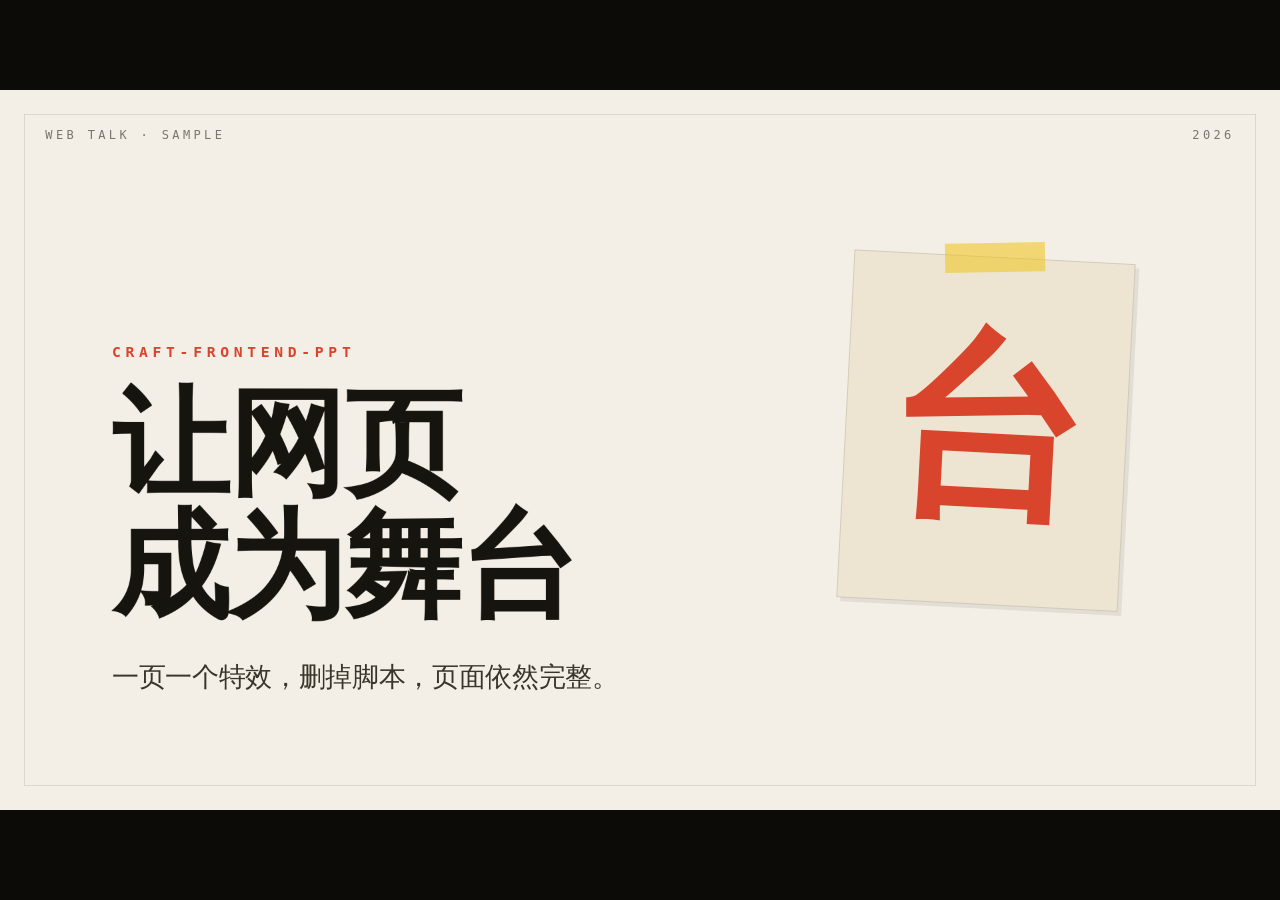
<file: examples/demo/index.html>
<!doctype html>
<html lang="zh-CN">
<head>
<meta charset="utf-8">
<meta name="viewport" content="width=device-width,initial-scale=1">
<title>让网页成为舞台 · 样例</title>

<!-- 章节条配置要在 route.js 之前；route.js 要在 talk-stage.js 之前（它在解析期按路线删页） -->
<link rel="stylesheet" href="../../runtime/route.css">
<script type="application/json" id="talk-route">
{
  "chapters": [
    {"name": "开场", "start": "封面"},
    {"name": "底座与特效", "start": "PART 01"},
    {"name": "排练", "start": "排练"}
  ],
  "routes": { "short": ["封面", "PART 01", "概率", "结尾"] },
  "hideOn": ["封面"]
}
</script>
<script src="../../runtime/route.js"></script>
<script src="../../runtime/talk-stage.js"></script>

<style>
  :root{
    --bg:#F4EFE6; --paper-2:#EDE5D2; --ink:#16140F; --ink-soft:#3A352A;
    --accent:#D8442C; --accent-2:#1A4D8F; --highlight:#F0C419;
    --serif:"Songti SC","Noto Serif SC","Source Han Serif SC","STSong",serif;
    --sans:"PingFang SC","Noto Sans SC","Hiragino Sans GB","Microsoft YaHei",system-ui,sans-serif;
    --mono:ui-monospace,"SF Mono",Menlo,Consolas,monospace;
    /* 章节条和总览跟着本稿配色 */
    --tr-on-bg:var(--accent); --tr-num:var(--accent); --tr-dark-num:var(--highlight);
    --dt-font:var(--mono);
  }
  html,body{margin:0;background:#0c0b08}
  talk-stage{background:#0c0b08}

  talk-stage > section{
    width:1920px;height:1080px;box-sizing:border-box;position:relative;overflow:hidden;
    padding:132px 168px 120px;background:var(--bg);color:var(--ink);font-family:var(--sans);
  }
  talk-stage > section.red{background:var(--accent);color:#fff}
  talk-stage > section.dark{background:var(--ink);color:var(--bg)}
  /* 一圈细框 + 角标：纸面上的装订线 */
  talk-stage > section::before{content:"";position:absolute;inset:36px;border:1.5px solid currentColor;opacity:.16;pointer-events:none}
  .corner{position:absolute;top:58px;font:500 18px/1 var(--mono);letter-spacing:.28em;opacity:.55}
  .corner.l{left:68px}.corner.r{right:68px}

  .kicker{margin:0 0 36px;font:600 22px/1 var(--mono);letter-spacing:.32em;text-transform:uppercase;color:var(--accent)}
  section.red .kicker,section.dark .kicker{color:var(--highlight)}
  h1{margin:0;font:900 176px/1.04 var(--serif);letter-spacing:-.01em}
  h2{margin:0;font:900 104px/1.12 var(--serif)}
  .lede{margin:44px 0 0;font:400 40px/1.5 var(--sans);color:var(--ink-soft)}
  section.dark .lede{color:rgba(244,239,230,.72)}
  .key-p{color:var(--highlight);font-family:var(--mono)}

  /* 入场：属性一出现就播；离开再回来会重播 */
  @keyframes rise{from{opacity:0;transform:translateY(36px)}to{opacity:1;transform:none}}
  section[data-deck-active] .anim-rise{animation:rise .7s cubic-bezier(.2,.7,.2,1) both}
  section[data-deck-active] .anim-rise.d2{animation-delay:.18s}
  section[data-deck-active] .anim-rise.d3{animation-delay:.36s}
  html[data-fx-motion="reduced"] .anim-rise{animation:none!important}
  @media print{.anim-rise{animation:none!important}}

  /* 01 封面 */
  .cover{position:absolute;left:168px;bottom:170px}
  .tape{position:absolute;right:230px;top:250px;width:420px;height:520px;background:var(--paper-2);
    border:1.5px solid rgba(22,20,15,.18);transform:rotate(3deg);box-shadow:6px 6px 0 rgba(22,20,15,.08)}
  .tape::before{content:"";position:absolute;left:50%;top:-22px;width:150px;height:44px;margin-left:-75px;
    background:rgba(240,196,25,.55);transform:rotate(-4deg)}
  .tape span{position:absolute;inset:0;display:flex;align-items:center;justify-content:center;
    font:900 300px/1 var(--serif);color:var(--accent)}

  /* 02 原则 */
  .rules{list-style:none;margin:80px 0 0;padding:0;display:grid;gap:34px}
  .rules li{display:grid;grid-template-columns:120px 1fr;align-items:baseline;font:500 46px/1.4 var(--sans)}
  .rules b{font:700 44px/1 var(--mono);color:var(--accent)}
  .rules small{display:block;font-size:30px;color:var(--ink-soft);font-weight:400}

  /* 03 章节页：印章落在正中，标题放左下 */
  .chapter{position:absolute;left:168px;bottom:150px}
  .chapter h2{font-size:120px}

  /* 04 概率 */
  .demo-hint{margin-top:56px;font:500 24px/1 var(--mono);letter-spacing:.2em;color:var(--ink-soft)}

  /* 05 数字 */
  .s5-stats{display:grid;grid-template-columns:repeat(4,1fr);gap:36px;margin-top:110px}
  .s5-stat{border-top:3px solid var(--ink);padding-top:28px}
  .s5-num{font:900 150px/1 var(--serif);color:var(--accent)}
  .s5-unit{font:900 70px/1 var(--serif);color:var(--accent);margin-left:6px}
  .s5-label{margin-top:22px;font:500 34px/1.3 var(--sans)}

  /* 07 排练 */
  .keys{display:grid;grid-template-columns:repeat(3,1fr);gap:30px 60px;margin-top:90px}
  .keys div{display:flex;align-items:center;gap:26px;font:500 38px/1.3 var(--sans)}
  kbd{min-width:84px;padding:14px 18px;text-align:center;font:700 32px/1 var(--mono);color:var(--ink);
    background:var(--bg);border:2px solid var(--bg);box-shadow:0 6px 0 rgba(244,239,230,.35)}

  /* 08 结尾 */
  .end{position:absolute;left:168px;top:50%;transform:translateY(-50%)}
  .end .g8-mask{margin:48px 0 0;font:700 64px/1.35 var(--serif);color:var(--ink-soft)}
</style>
</head>
<body>
<talk-stage width="1920" height="1080" duration="10">

  <section data-label="封面">
    <div class="corner l">WEB TALK · SAMPLE</div><div class="corner r">2026</div>
    <div class="tape" aria-hidden="true"><span>台</span></div>
    <div class="cover">
      <p class="kicker anim-rise">craft-frontend-ppt</p>
      <h1 class="anim-rise">让网页<br>成为舞台</h1>
      <p class="lede anim-rise d2">一页一个特效，删掉脚本，页面依然完整。</p>
    </div>
  </section>

  <section data-label="原则">
    <div class="corner l">01</div>
    <p class="kicker">先讲清楚</p>
    <h2 class="anim-rise">每页只讲一件事</h2>
    <ol class="rules">
      <li data-beat="1"><b>01</b><span>讲稿先行<small>先写要说的话，再决定这一页给观众看什么</small></span></li>
      <li data-beat="2"><b>02</b><span>一个主角<small>每页只许一个特效，其余都安静地配合</small></span></li>
      <li data-beat="3"><b>03</b><span>可以拆掉<small>删掉特效脚本，这一页仍然能讲</small></span></li>
    </ol>
  </section>

  <section data-label="PART 01" class="red" data-stamp-num="01" data-stamp-sub="THE STAGE">
    <div class="corner l">PART 01</div>
    <div class="chapter">
      <p class="kicker">PART 01</p>
      <h2 class="anim-rise">底座与特效</h2>
    </div>
  </section>

  <section data-label="概率">
    <div class="corner l">02</div>
    <p class="kicker">一个特效讲一个论点</p>
    <h2 class="anim-rise">模型按概率选词</h2>
    <p class="lede anim-rise d2">每一步都选了「最可能」的词，整句却可能越走越偏。</p>
    <p class="demo-hint" data-beat="1">DEMO · 按 → 开始演示</p>
  </section>

  <section data-label="数字">
    <div class="corner l">03</div>
    <p class="kicker">这个样例有多大</p>
    <h2 class="anim-rise">小到能整包拷走</h2>
    <div class="s5-stats">
      <div class="s5-stat" data-beat="1" data-roll-target="8"><span class="s5-num">8</span><div class="s5-label">页</div></div>
      <div class="s5-stat" data-beat="2" data-roll-target="4"><span class="s5-num">4</span><div class="s5-label">个特效，各占一个文件</div></div>
      <div class="s5-stat" data-beat="3" data-roll-target="4"><span class="s5-num">4</span><div class="s5-label">个运行时脚本</div></div>
      <div class="s5-stat" data-beat="4" data-roll-target="0"><span class="s5-num">0</span><div class="s5-label">个外部依赖，断网也能讲</div></div>
    </div>
  </section>

  <section data-label="备用" data-deck-skip>
    <div class="corner l">备用</div>
    <p class="kicker">data-deck-skip</p>
    <h2>这是一张备用页</h2>
    <p class="lede">顺序翻页会跳过它。按 Esc 在总览里点它，或在地址栏写 #6，都能直接到这里。<br>打印讲义时它也不会出现。</p>
  </section>

  <section data-label="排练" class="dark">
    <div class="corner l">04</div>
    <p class="kicker">排练</p>
    <h2 class="anim-rise">按 <span class="key-p">P</span> 打开演讲者窗</h2>
    <p class="lede anim-rise d2">当前页、下一页、备注、总用时和每页用时都在那边；演讲者窗里按翻页笔一样能翻。</p>
    <div class="keys">
      <div><kbd>→</kbd>下一步</div>
      <div><kbd>←</kbd>上一步</div>
      <div><kbd>P</kbd>演讲者窗</div>
      <div><kbd>Esc</kbd>总览</div>
      <div><kbd>T</kbd>计时胶囊</div>
      <div><kbd>F</kbd>全屏</div>
    </div>
  </section>

  <section data-label="结尾">
    <div class="corner l">END</div>
    <div class="end">
      <h1 class="anim-rise">谢谢</h1>
      <p class="g8-mask">让视觉、动效与声音<br>替你的内容开口。</p>
    </div>
  </section>

</talk-stage>

<script type="application/json" id="speaker-notes">
[
  "开场。这是一份样例讲稿：底座、特效、章节条和演讲者窗都在这里能看到。\n按 → 往下。",
  "三条原则逐拍出现：每按一次 →，亮一条；三条都亮了，再按才翻页。",
  "章节页：印章从屏幕外砸下来。翻走再回来会重播。",
  "按 → 让打字机开始演示；演示期间可以继续讲。",
  "四个数字随节拍逐个滚出来。HTML 里写的就是终值，删掉脚本也不缺内容。",
  "备用页：顺序翻页不会到这里。",
  "排练：按 P 打开演讲者窗，第一次真实翻页后自动开始计时。",
  "结尾。"
]
</script>

<script src="../../runtime/fx-core.js"></script>
<script src="../../runtime/deck-tools.js"></script>
<script src="fx/G8-拆字.js"></script>
<script src="fx/S14-盖章.js"></script>
<script src="fx/S21-概率打字机.js"></script>
<script src="fx/S5-数字滚动.js"></script>
</body>
</html>
</file>
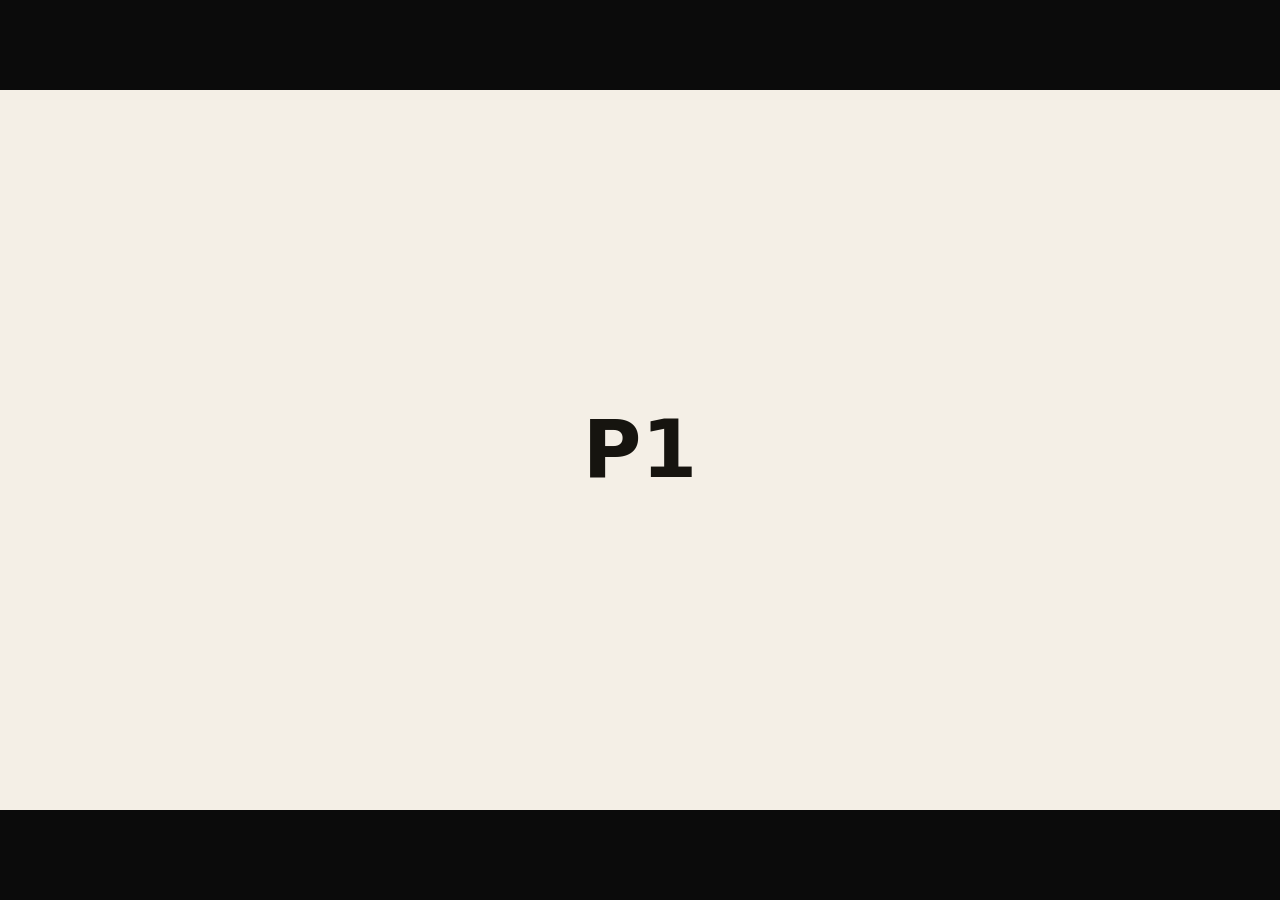
<file: runtime/test/stage-test.html>
<!doctype html>
<html lang="zh-CN">
<head>
<meta charset="utf-8">
<title>talk-stage 验收页</title>
<!-- 可选：?parsedelete=1 时在解析期删掉 P2、P3（模拟 route.js） -->
<script>
  /* ?notes=empty|short|bad：在底座读取之前改写备注，测异常备注 */
  (function () {
    var m = /[?&]notes=(\w+)/.exec(location.search);
    if (!m) return;
    document.addEventListener('DOMContentLoaded', function () {
      var tag = document.getElementById('speaker-notes');
      tag.textContent = { empty: '[]', short: '["一","二","三"]', bad: '["坏掉的' }[m[1]];
    });
  })();
  window.__hashLog = [location.hash];
  if (/[?&]parsedelete=1/.test(location.search)) {
    var finder = new MutationObserver(function () {
      var st = document.querySelector('talk-stage');
      if (!st) return;
      finder.disconnect();
      function kill(el) {
        window.__hashLog.push(location.hash);
        if (el.nodeType === 1 && /^P[23]$/.test(el.getAttribute('data-label') || '')) el.remove();
      }
      [].slice.call(st.children).forEach(kill);
      var mo = new MutationObserver(function (rs) { rs.forEach(function (r) { [].forEach.call(r.addedNodes, kill); }); });
      mo.observe(st, { childList: true });
      document.addEventListener('DOMContentLoaded', function () { mo.disconnect(); window.__hashLog.push(location.hash); });
    });
    finder.observe(document.documentElement, { childList: true, subtree: true });
  }
</script>
<script src="../talk-stage.js"></script>
<style>
  html,body{margin:0;background:#222}
  talk-stage{background:#0b0b0b}
  talk-stage > section{width:1920px;height:1080px;background:#f4efe6;color:#16140f;
    font:600 120px/1.2 system-ui,sans-serif;display:flex;align-items:center;justify-content:center;gap:60px}
  talk-stage > section .beat{font-size:60px;color:#c0392b}
  @keyframes probe{from{opacity:.5}to{opacity:1}}
  section[data-label="P6"][data-deck-active] .probe{animation:probe .2s}
  .probe{font-size:40px}
  #grab{width:300px;height:300px;background:#2e86c1;font-size:30px;color:#fff;display:flex;align-items:center;justify-content:center;touch-action:none}
</style>
</head>
<body>
<talk-stage width="1920" height="1080" duration="1">
  <section data-label="P1">P1</section>
  <section data-label="P2">P2 <span class="beat" data-beat="1">拍1</span><span class="beat" data-beat="2">拍2</span></section>
  <section data-label="P3">P3 <input id="field" value="输入框" style="font-size:40px"></section>
  <section slot="x" data-label="SLOT">SLOT</section>
  <section data-label="P4" data-deck-skip>P4（跳过页）</section>
  <section data-label="P5">P5 <div id="grab">拖我</div></section>
  <section data-label="P6">P6 <span class="probe">probe</span></section>
  <section data-label="P7">P7 <video poster="[data-uri]" width="200"></video></section>
  <section data-label="P8" data-deck-skip>P8（跳过页）</section>
</talk-stage>
<script type="application/json" id="speaker-notes">
["第 1 条", "第 2 条", "第 3 条第一行\n第 3 条第二行", "第 4 条（跳过页）", "<b>x</b>", "第 6 条", "第 7 条", "第 8 条（跳过页）"]
</script>
<script src="../fx-core.js"></script>
<script>
  window.__log = [];
  window.__fx = [];
  window.__probe = 0;
  var st = document.querySelector('talk-stage');
  st.addEventListener('slidechange', function (e) {
    var d = e.detail;
    var act = st.querySelector(':scope > section[data-deck-active]');
    __log.push({ type: 'slidechange', index: d.index, previousIndex: d.previousIndex, total: d.total, reason: d.reason,
      slide: d.slide && d.slide.getAttribute('data-label'),
      prev: d.previousSlide && d.previousSlide.getAttribute('data-label'),
      activeAtCallback: act && act.getAttribute('data-label'),
      prevStillActive: !!(d.previousSlide && d.previousSlide.hasAttribute('data-deck-active')),
      hash: location.hash });
  });
  window.addEventListener('fx:slide', function (e) {
    __log.push({ type: 'fx:slide', slide: e.detail.slide && e.detail.slide.getAttribute('data-label') });
  });
  document.addEventListener('animationstart', function (e) {
    if (e.target.classList && e.target.classList.contains('probe')) __probe++;
  });
  document.getElementById('grab').addEventListener('pointerdown', function (e) { e.preventDefault(); });
</script>
</body>
</html>
</file>
<file: runtime/route.css>
/* route.css — 章节条 + 页码。颜色全走变量，在讲稿 :root 里覆盖即可。 */
:where(:root){
  --tr-bg:rgba(244,239,230,.94);
  --tr-line:rgba(22,20,15,.16);
  --tr-ink:rgba(22,20,15,.62);
  --tr-on-bg:#16140F;
  --tr-on-ink:#fff;
  --tr-num:#16140F;
  --tr-font:"JetBrains Mono",ui-monospace,Menlo,monospace;
  /* 深色页（section.dark）用的一组 */
  --tr-dark-bg:rgba(10,10,12,.9);
  --tr-dark-line:rgba(255,255,255,.14);
  --tr-dark-ink:rgba(255,255,255,.6);
  --tr-dark-num:#fff;
}
section > .tr-bar{
  position:absolute;left:0;right:0;bottom:0;height:34px;z-index:40;
  display:flex;align-items:stretch;pointer-events:none;
  opacity:1 !important;transition:none !important; /* 有的特效会把整页子元素压暗，条不跟着暗 */
  background:var(--tr-bg);border-top:1px solid var(--tr-line);
  font-family:var(--tr-font);font-size:15px;line-height:1;letter-spacing:.06em;color:var(--tr-ink);
}
section > .tr-bar .tr-seg{display:flex;align-items:center;padding:0 22px;border-right:1px solid var(--tr-line);white-space:nowrap}
section > .tr-bar .tr-seg.on{background:var(--tr-on-bg);border-right-color:var(--tr-on-bg);color:var(--tr-on-ink);font-weight:700}
section > .tr-bar .tr-page{margin-left:auto;display:flex;align-items:center;padding:0 30px;white-space:nowrap}
section > .tr-bar .tr-page b{color:var(--tr-num);font-weight:700;margin-right:.5em}

section.dark > .tr-bar{background:var(--tr-dark-bg);border-top-color:var(--tr-dark-line);color:var(--tr-dark-ink)}
section.dark > .tr-bar .tr-seg{border-right-color:var(--tr-dark-line)}
section.dark > .tr-bar .tr-page b{color:var(--tr-dark-num)}

/* 视频页不显示（封面等用 #talk-route 的 hideOn 列页名） */
section[data-fx-focus="video"] > .tr-bar{display:none}
</file>
